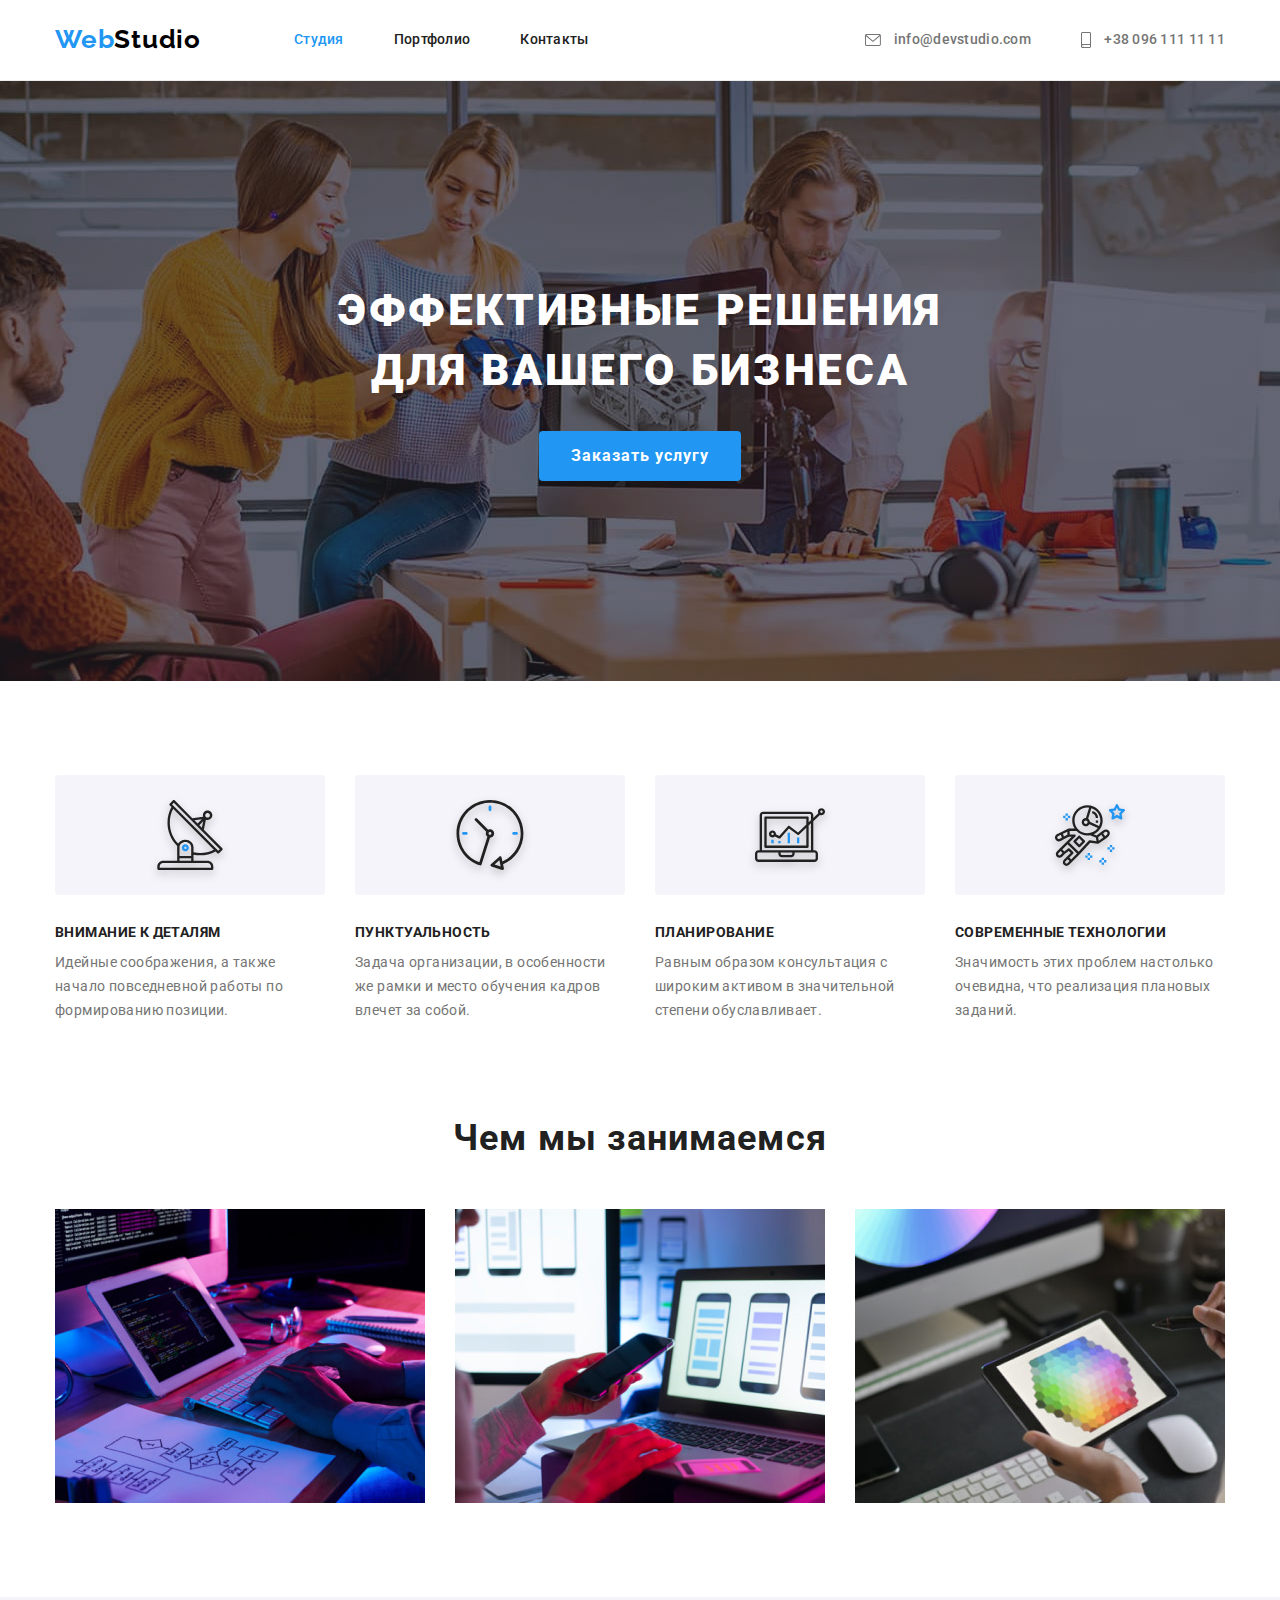
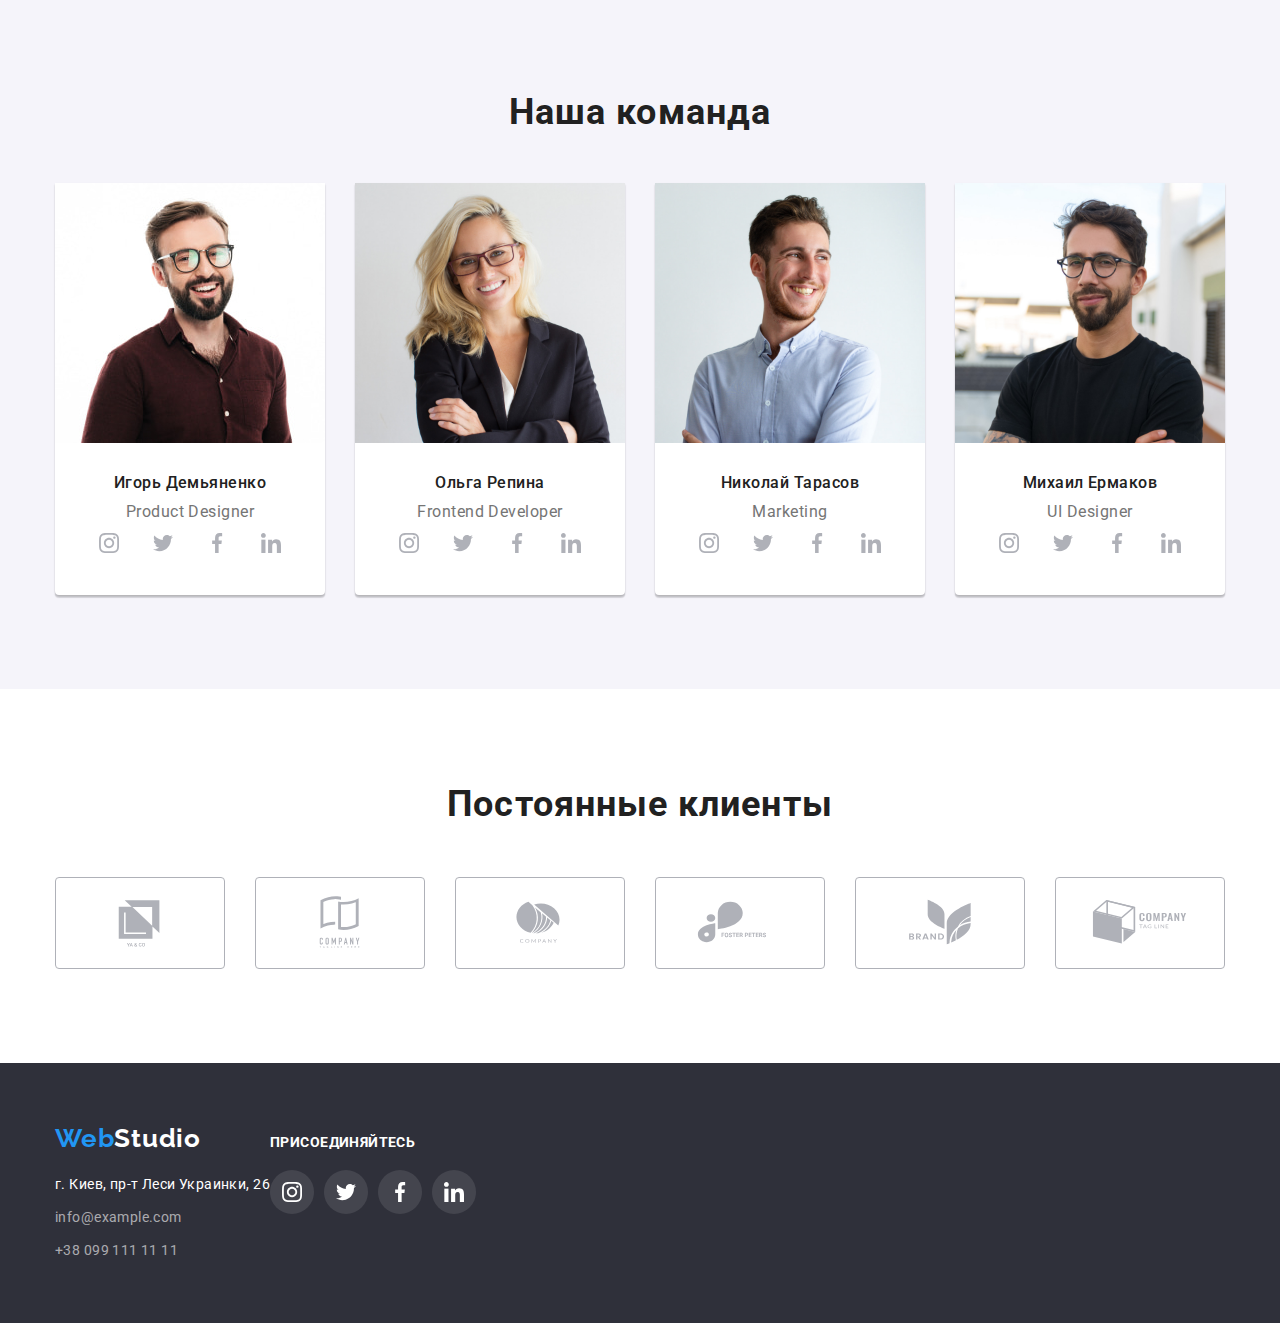
<file: index.html>
<!DOCTYPE html>
<html lang="ru">
<head>
  <meta charset="UTF-8" />
  <meta http-equiv="X-UA-Compatible" content="IE=edge" />
  <meta name="viewport" content="width=device-width, initial-scale=1.0" />
  <link rel="preconnect" href="https://fonts.googleapis.com">
  <link rel="preconnect" href="https://fonts.gstatic.com" crossorigin>
  <link href="https://fonts.googleapis.com/css2?family=Raleway:wght@700&family=Roboto:wght@400;500;700;900&display=swap" rel="stylesheet">
  <title>Document</title>
  <link rel="stylesheet" href="https://cdnjs.cloudflare.com/ajax/libs/modern-normalize/1.0.0/modern-normalize.min.css" />
  <link rel="stylesheet" href="./css/styles.css" />
</head>
<body>
  <!-- Header -->
  <header class="head">
    <div class="container head-navigation">
      <nav class="head-navigation">
        <a href="index.html" lang="en" class="head-navigation-logo link">Web<span class="head-navigation-logo-span">Studio</span></a>
        <ul class="head-navigation-list list">
          <li class="head-navigation-item"><a href="./index.html" class="head-navigation-list-link current link">Студия</a></li>
          <li class="head-navigation-item"><a href="./portfolio.html" class="head-navigation-list-link link">Портфолио</a></li>
          <li class="head-navigation-item"><a href=" " class="head-navigation-list-link link">Контакты</a></li>
        </ul>
      </nav>
      <!-- Header contacts -->
      <ul class="head-navigation-contacts list">
        <li class="head-navigation-contacts-item">
          <a href="mailto:info@devstudio.com" class="head-navigation-contacts-link link">
            <svg width="16px" height="12px" class="head-contacts-icon">
              <use href="./images/icons.svg#icon-11"></use>
            </svg>
            info@devstudio.com
          </a>
        </li>
        <li class="head-navigation-contacts-item">
          <a href="tel:+380961111111" class="head-navigation-contacts-link link">
            <svg width="10" height="16" class="head-contacts-icon">
              <use href="./images/icons.svg#icon-12 "></use>
            </svg>
            +38 096 111 11 11
          </a>
        </li>
      </ul>
    </div>
  </header> 
  <main>
    <!-- Герой -->
    <section class="hero">
      <div class="container">
        <h1 class="hero-main">Эффективные решения для вашего бизнеса</h1>
        <button type="button" class="hero-button" >Заказать услугу</button>
      </div>
    </section>
    <!-- Наши преимущества -->
    <section class="benefits">
      <div class="container">
        <h2 class="title-hide">Наши преимущества</h2>
        <ul class="benefits-list list">
          <li class="benefits-list-item">
            <div class="benefits-content">
              <svg width="70px" height="70px" class="benefits-icon">
                <use href="./images/icons.svg#icon-21"></use>
              </svg>
            </div>
            <h3 class="benefits-list-item-title">Внимание к деталям</h3>
            <p class="benefits-list-item-text">Идейные соображения, а также начало повседневной работы по формированию позиции.</p>
          </li>
          <li class="benefits-list-item">
            <div class="benefits-content">
              <svg width="70" height="70" class="benefits-icon">
                <use href="./images/icons.svg#icon-22"></use>
              </svg>
            </div>
            <h3 class="benefits-list-item-title">Пунктуальность</h3>
            <p class="benefits-list-item-text">Задача организации, в особенности же рамки и место обучения кадров влечет за собой.</p>
          </li>
          <li class="benefits-list-item">
            <div class="benefits-content">
              <svg width="70" height="70" class="benefits-icon">
                <use href="./images/icons.svg#icon-23"></use>
              </svg>
            </div>
            <h3 class="benefits-list-item-title">Планирование</h3>
            <p class="benefits-list-item-text">Равным образом консультация с широким активом в значительной степени обуславливает.</p>
          </li>
          <li class="benefits-list-item">
            <div class="benefits-content">
              <svg width="70" height="70" class="benefits-icon">
                <use href="./images/icons.svg#icon-24"></use>
              </svg>
            </div>
            <h3 class="benefits-list-item-title">Современные технологии</h3>
            <p class="benefits-list-item-text">Значимость этих проблем настолько очевидна, что реализация плановых заданий.</p>
          </li>
        </ul>
      </div>
    </section>
    <!-- Чем мы занимаемся -->
    <section class="wawd">
      <div class="container doing">
        <h2 class="doing-title">Чем мы занимаемся</h2>
        <ul class="doing-list list">
          <li class="doing-list-item">
            <img class="doing-list-item-image"
            src="./images/img_01.jpg"
            alt="Разработка програмного обеспечения"
            height="294"
            />
          </li>
          <li class="doing-list-item">
            <img class="doing-list-item-image"
            src="./images/img_02.jpg"
            alt="Тестирование мобильного приложения"
            height="294"
            />
          </li>
          <li class="doing-list-item">
            <img class="doing-list-item-image"
            src="./images/img_03.jpg"
            alt="Работа с палитрой цветов"
            height="294"
            />
          </li>
        </ul>
      </div>
    </section>
    <!-- Наша команда -->
    <section class="our-team">
      <div class="container">
        <h2 class="team-title">Наша команда</h2>
        <ul class="team-list list">
          <li class="team-list-item">
            <img
              src="./images/img_04.jpg"
              alt="фото-Игорь-Демьяненко"
              width="270"
            />
            <div class="team-content">
              <h3 class="team-list-item-teammate">Игорь Демьяненко</h3>
              <p class="team-list-item-position" lang="en">Product Designer</p>
              <ul class="masters-soc-list list">
                <li class="masters-soc-item">
                  <a href="" class="masters-soc-link link">
                    <svg width="20px" height="20px" class="master-soc-icon">
                      <use href="./images/icons.svg#icon-31"></use>
                    </svg>
                  </a>
                </li>
                <li class="masters-soc-item">
                  <a href="" class="masters-soc-link link">
                    <svg width="20px" height="20px" class="master-soc-icon">
                      <use href="./images/icons.svg#icon-32"></use>
                    </svg>
                  </a>
                </li>
                <li class="masters-soc-item">
                  <a href="" class="masters-soc-link link">
                    <svg width="20px" height="20px" class="master-soc-icon">
                      <use href="./images/icons.svg#icon-33"></use>
                    </svg>
                  </a>
                </li>
                <li class="masters-soc-item">
                  <a href="" class="masters-soc-link link">
                    <svg width="20px" height="20px" class="master-soc-icon">
                      <use href="./images/icons.svg#icon-34"></use>
                    </svg>
                  </a>
                </li>
              </ul>
            </div>
          </li>
          <li class="team-list-item">
            <img
              src="./images/img_05.jpg"
              alt="фото-Ольга-Репна"
              width="270"
            />
            <div class="team-content">
              <h3 class="team-list-item-teammate">Ольга Репина</h3>
              <p class="team-list-item-position" lang="en">Frontend Developer</p>
              <ul class="masters-soc-list list">
                <li class="masters-soc-item">
                  <a href="" class="masters-soc-link link">
                    <svg width="20px" height="20px" class="master-soc-icon">
                      <use href="./images/icons.svg#icon-31"></use>
                    </svg>
                  </a>
                </li>
                <li class="masters-soc-item">
                  <a href="" class="masters-soc-link link">
                    <svg width="20px" height="20px" class="master-soc-icon">
                      <use href="./images/icons.svg#icon-32"></use>
                    </svg>
                  </a>
                </li>
                <li class="masters-soc-item">
                  <a href="" class="masters-soc-link link">
                    <svg width="20px" height="20px" class="master-soc-icon">
                      <use href="./images/icons.svg#icon-33"></use>
                    </svg>
                  </a>
                </li>
                <li class="masters-soc-item">
                  <a href="" class="masters-soc-link link">
                    <svg width="20px" height="20px" class="master-soc-icon">
                      <use href="./images/icons.svg#icon-34"></use>
                    </svg>
                  </a>
                </li>
              </ul>
            </div>
          </li>
          <li class="team-list-item">
            <img
              src="./images/img_06.jpg"
              alt="фото-Николай-Тарасов"
              width="270"
            />
            <div class="team-content">
              <h3 class="team-list-item-teammate">Николай Тарасов</h3>
              <p class="team-list-item-position" lang="en">Marketing</p>
              <ul class="masters-soc-list list">
                <li class="masters-soc-item">
                  <a href="" class="masters-soc-link link">
                    <svg width="20px" height="20px" class="master-soc-icon">
                      <use href="./images/icons.svg#icon-31"></use>
                    </svg>
                  </a>
                </li>
                <li class="masters-soc-item">
                  <a href="" class="masters-soc-link link">
                    <svg width="20px" height="20px" class="master-soc-icon">
                      <use href="./images/icons.svg#icon-32"></use>
                    </svg>
                  </a>
                </li>
                <li class="masters-soc-item">
                  <a href="" class="masters-soc-link link">
                    <svg width="20px" height="20px" class="master-soc-icon">
                      <use href="./images/icons.svg#icon-33"></use>
                    </svg>
                  </a>
                </li>
                <li class="masters-soc-item">
                  <a href="" class="masters-soc-link link">
                    <svg width="20px" height="20px" class="master-soc-icon">
                      <use href="./images/icons.svg#icon-34"></use>
                    </svg>
                  </a>
                </li>
              </ul>
            </div>
          </li>
          <li class="team-list-item">
            <img
              src="./images/img_07.jpg"
              alt="фото-Михаил-Ермаков"
              width="270"
            />
            <div class="team-content">
              <h3 class="team-list-item-teammate">Михаил Ермаков</h3>
              <p class="team-list-item-position" lang="en">UI Designer</p>
              <ul class="masters-soc-list list">
                <li class="masters-soc-item">
                  <a href="" class="masters-soc-link link">
                    <svg width="20px" height="20px" class="master-soc-icon">
                      <use href="./images/icons.svg#icon-31"></use>
                    </svg>
                  </a>
                </li>
                <li class="masters-soc-item">
                  <a href="" class="masters-soc-link link">
                    <svg width="20px" height="20px" class="master-soc-icon">
                      <use href="./images/icons.svg#icon-32"></use>
                    </svg>
                  </a>
                </li>
                <li class="masters-soc-item">
                  <a href="" class="masters-soc-link link">
                    <svg width="20px" height="20px" class="master-soc-icon">
                      <use href="./images/icons.svg#icon-33"></use>
                    </svg>
                  </a>
                </li>
                <li class="masters-soc-item">
                  <a href="" class="masters-soc-link link">
                    <svg width="20px" height="20px" class="master-soc-icon">
                      <use href="./images/icons.svg#icon-34"></use>
                    </svg>
                  </a>
                </li>
              </ul>
            </div>
          </li>
        </ul>
      </div>
    </section>
    <!-- Постоянные клиенты -->
    <section class="clients">
      <div class="container">
        <h2 class="clients-title">Постоянные клиенты</h2>
        <ul class="clients-list list">
          <li class="clients-item">
            <a href="" class="clients-link">
              <svg width="106px" height="60px" class="clients-icon">
                <use href="./images/icons.svg#icon-41"></use>
              </svg>
            </a>
          </li>
          <li class="clients-item">
            <a class="clients-link" href="">
              <svg width="106px" height="60px" class="clients-icon">
                <use href="./images/icons.svg#icon-42"></use>
              </svg>
            </a>
          </li>
          <li class="clients-item">
            <a class="clients-link" href="">
              <svg width="106px" height="60px" class="clients-icon">
                <use href="./images/icons.svg#icon-43"></use>
              </svg>
            </a>
          </li>
          <li class="clients-item">
            <a class="clients-link" href="">
              <svg width="106px" height="60px" class="clients-icon">
                  <use href="./images/icons.svg#icon-44"></use>
              </svg>
            </a>
          </li>
          <li class="clients-item">
            <a class="clients-link" href="">
              <svg width="106px" height="60px" class="clients-icon">
                <use href="./images/icons.svg#icon-45"></use>
              </svg>
            </a>
          </li>
          <li class="clients-item">
            <a class="clients-link" href="">
              <svg width="106px" height="60px" class="clients-icon">
                <use href="./images/icons.svg#icon-46"></use>
              </svg>
            </a>
          </li>
        </ul>
      </div>
    </section>
  </main>
  <!-- Подвал -->
  <footer class="basement">
    <div class="container basement-container">
      <div class="">
        <a href="index.html" class="basement-link link"><span lang="en">Web<span class="basement-link-span">Studio</span></span></a>
        <address class="basement-adress">
          <p class="basement-adress-post">г. Киев, пр-т Леси Украинки, 26</p>
          <ul class="basement-adress-mt list">
            <li class="basement-adress-item">
              <a href="mailto:info@example.com" class="basement-adress-mt-link link">info@example.com</a>
            </li>
            <li class="basement-adress-item">
              <a href="tel:+380991111111" class="basement-adress-mt-link link">+38 099 111 11 11</a>
            </li>
          </ul>
        </address>
      </div>
      <div class="footer-column">
        <p class="socials-text">Присоединяйтесь</p>
        <ul class="socials-list list">
          <li class="socials-item">
            <a class="socials-link" href="">
              <svg width="20px" height="20px" class="socials-icon">
                <use href="./images/icons.svg#icon-31"></use>
              </svg>
            </a>
          </li>
          <li class="socials-item">
            <a class="socials-link" href="">
              <svg width="20px" height="20px" class="socials-icon">
                <use href="./images/icons.svg#icon-32"></use>
              </svg>
            </a>
          </li>
          <li class="socials-item">
            <a class="socials-link" href="">
              <svg width="20px" height="20px" class="socials-icon">
                <use href="./images/icons.svg#icon-33"></use>
              </svg>
            </a>
          </li>
          <li class="socials-item">
            <a class="socials-link" href="">
              <svg width="20px" height="20px" class="socials-icon">
                <use href="./images/icons.svg#icon-34"></use>
              </svg>
            </a>
          </li>
        </ul>
      </div>
    </div>
  </footer>
</body>
</html>
</file>
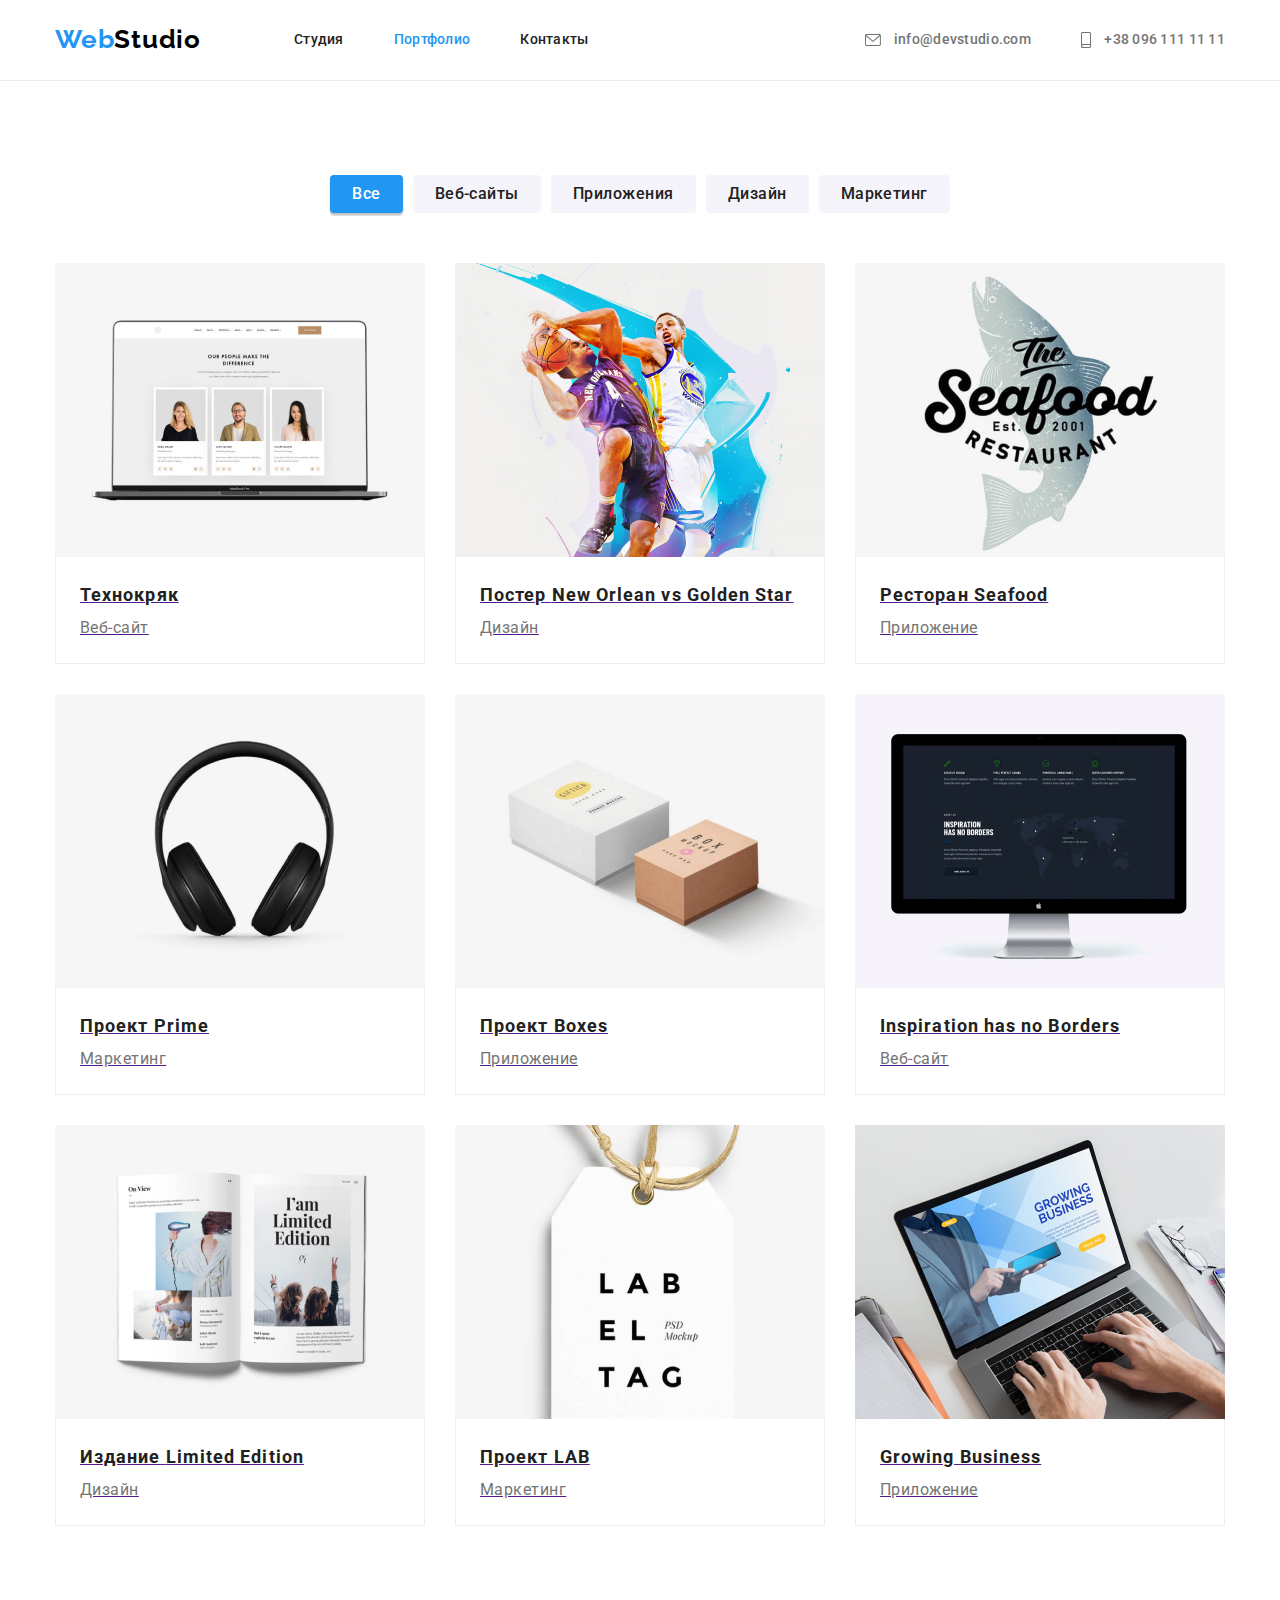
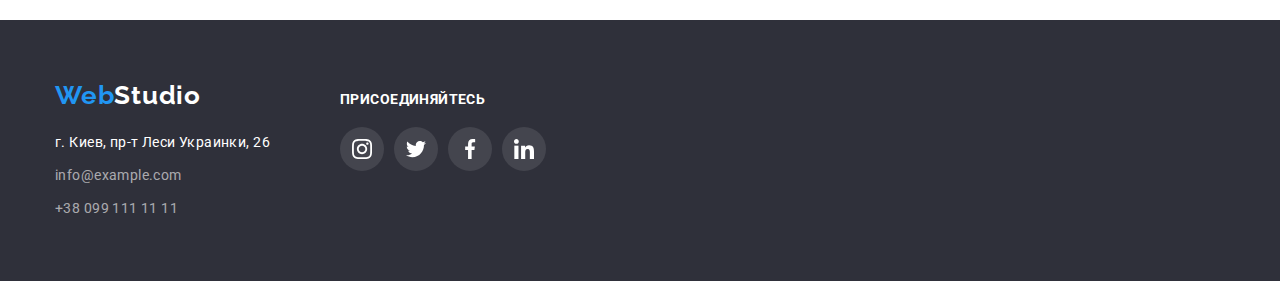
<file: portfolio.html>
<!DOCTYPE html>
<html lang="ru">
<head>
  <meta charset="UTF-8" />
  <meta http-equiv="X-UA-Compatible" content="IE=edge" />
  <meta name="viewport" content="width=device-width, initial-scale=1.0" />
  <link rel="preconnect" href="https://fonts.googleapis.com">
  <link rel="preconnect" href="https://fonts.gstatic.com" crossorigin>
  <link href="https://fonts.googleapis.com/css2?family=Raleway:wght@700&family=Roboto:wght@400;500;700;900&display=swap" rel="stylesheet">
  <title>Document</title>
  <link rel="stylesheet" href="https://cdnjs.cloudflare.com/ajax/libs/modern-normalize/1.0.0/modern-normalize.min.css" />
  <link rel="stylesheet" href="./css/styles.css" />
</head>
<body>
  <!-- Header -->
  <header class="head">
    <div class="head-navigation container">
      <nav class="head-navigation">
        <a href="index.html" lang="en" class="head-navigation-logo link">Web<span class="head-navigation-logo-span">Studio</span></a>
        <ul class="head-navigation-list list">
          <li class="head-navigation-item"><a href="./index.html" class="head-navigation-list-link link">Студия</a></li>
          <li class="head-navigation-item"><a href="./portfolio.html" class="head-navigation-list-link current link">Портфолио</a></li>
          <li class="head-navigation-item"><a href="" class="head-navigation-list-link link">Контакты</a></li>
        </ul>
      </nav>
      <ul class="head-navigation-contacts list">
        <li class="head-navigation-contacts-item">
          <a href="mailto:info@devstudio.com" class="head-navigation-contacts-link link">
            <svg width="16px" height="12px" class="head-contacts-icon">
              <use href="./images/icons.svg#icon-11"></use>
            </svg>
            info@devstudio.com
          </a>
        </li>
        <li class="head-navigation-contacts-item">
          <a href="tel:+380961111111" class="head-navigation-contacts-link link">
            <svg width="10" height="16" class="head-contacts-icon">
              <use href="./images/icons.svg#icon-12 "></use>
            </svg>
            +38 096 111 11 11
          </a>
        </li>
      </ul>
    </div>
  </header>
  <main class="base">
    <!-- Кнопки -->
    <section class="filter">
      <div class="container">
        <h2 class="title-hide">Фильтр</h2>
        <ul class="btns list">
          <li class="btns-item">
            <button type="button" class="btns-item-klick first">Все</button>
          </li>
          <li class="btns-item">
            <button type="button" class="btns-item-klick">Веб-сайты</button>
          </li>
          <li class="btns-item">
            <button type="button" class="btns-item-klick">Приложения</button>
          </li>
          <li class="btns-item">
            <button type="button" class="btns-item-klick">Дизайн</button>
          </li>
          <li class="btns-item">
            <button type="button" class="btns-item-klick">Маркетинг</button>
          </li>
        </ul> 
        <!-- Работы в портфолио -->
        <ul class="portfolio-list list">
          <li class="portfolio-list-item">
            <a class="portfolio-list-item-link" href="">
              <img class="portfolio-list-item-images"
              src="./images/img_08.jpg"
              alt="фото-Технокряк"
              width="370"
              />
              <div class="portfolio-list-item-content">
                <h3 class="portfolio-list-item-title">Технокряк</h3>
                <p class="portfolio-list-item-description">Веб-сайт</p>
              </div>
            </a>
          </li>
          <li class="portfolio-list-item">
            <a class="portfolio-list-item-link" href="">
              <img class="portfolio-list-item-images"
              src="./images/img_09.jpg"
              alt="фото-Постер-New-Orlean-vs-Golden-Star"
              width="370"
              />
              <div class="portfolio-list-item-content">
                <h3 class="portfolio-list-item-title">Постер <span lang="en">New Orlean vs Golden Star</span></h3>
                <p class="portfolio-list-item-description">Дизайн</p>
              </div>
            </a>
          </li>
          <li class="portfolio-list-item">
            <a class="portfolio-list-item-link" href="">
              <img class="portfolio-list-item-images"
              src="./images/img_10.jpg"
              alt="фото-Ресторан-Seafood"
              width="370"
              />
              <div class="portfolio-list-item-content">
                <h3 class="portfolio-list-item-title">Ресторан <span lang="en">Seafood</span></h3>
                <p class="portfolio-list-item-description">Приложение</p>
              </div>
            </a>
          </li>
          <li class="portfolio-list-item">
            <a class="portfolio-list-item-link" href="">
              <img class="portfolio-list-item-images"
              src="./images/img_11.jpg"
              alt="фото-Проект-Prime"
              width="370"
              />
              <div class="portfolio-list-item-content">
                <h3 class="portfolio-list-item-title">Проект <span lang="en">Prime</span></h3>
                <p class="portfolio-list-item-description">Маркетинг</p>
              </div>
            </a>
          </li>
          <li class="portfolio-list-item">
            <a class="portfolio-list-item-link" href="">
              <img class="portfolio-list-item-images"
              src="./images/img_12.jpg"
              alt="фото-Проект-Boxes"
              width="370"
              />
              <div class="portfolio-list-item-content">
                <h3 class="portfolio-list-item-title">Проект <span lang="en">Boxes</span></h3>
                <p class="portfolio-list-item-description">Приложение</p>
              </div>
            </a>
          </li>
          <li class="portfolio-list-item">
            <a class="portfolio-list-item-link" href="">
              <img class="portfolio-list-item-images"
              src="./images/img_13.jpg"
              alt="фото-Inspiration-has-no-Borders"
              width="370"
              />
              <div class="portfolio-list-item-content">
                <h3 lang="en" class="portfolio-list-item-title">Inspiration has no Borders</h3>
                <p class="portfolio-list-item-description">Веб-сайт</p>
              </div>
            </a>
          </li>
          <li class="portfolio-list-item">
            <a class="portfolio-list-item-link" href="">
              <img class="portfolio-list-item-images"
              src="./images/img_14.jpg"
              alt="фото-Издание-Limited-Edition"
              width="370"
              />
              <div class="portfolio-list-item-content">
                <h3 class="portfolio-list-item-title">Издание <span lang="en">Limited Edition</span></h3>
                <p class="portfolio-list-item-description">Дизайн</p>
              </div>
            </a>
          </li>
          <li class="portfolio-list-item">
            <a class="portfolio-list-item-link" href="">
              <img class="portfolio-list-item-images"
              src="./images/img_15.jpg"
              alt="фото-Проект-LAB"
              width="370"
              />
              <div class="portfolio-list-item-content">
                <h3 class="portfolio-list-item-title">Проект <span lang="en">LAB</span></h3>
                <p class="portfolio-list-item-description">Маркетинг</p>
              </div>
            </a>
          </li>
          <li class="portfolio-list-item">
            <a class="portfolio-list-item-link" href="">
              <img class="portfolio-list-item-images"
              src="./images/img_16.jpg"
              alt="фото-Growing-Business"
              width="370"
              />
              <div class="portfolio-list-item-content">
                <h3 lang="en" class="portfolio-list-item-title">Growing Business</h3>
                <p class="portfolio-list-item-description">Приложение</p>
              </div>
            </a>
          </li>
        </ul>
      </div>
    </section>
  </main>
  <!-- Подвал -->
  <footer class="basement">
    <div class="container basement-container">
      <div class="footer-column">
        <a href="index.html" class="basement-link link"><span lang="en">Web<span class="basement-link-span">Studio</span></span></a>
        <address class="basement-adress">
          <p class="basement-adress-post">г. Киев, пр-т Леси Украинки, 26</p>
          <ul class="basement-adress-mt list">
            <li class="basement-adress-item">
              <a href="mailto:info@example.com" class="basement-adress-mt-link link">info@example.com</a>
            </li>
            <li class="basement-adress-item">
              <a href="tel:+380991111111" class="basement-adress-mt-link link">+38 099 111 11 11</a>
            </li>
          </ul>
        </address>
      </div>
      <div class="footer-column">
        <p class="socials-text">Присоединяйтесь</p>
        <ul class="socials-list list">
          <li class="socials-item">
            <a class="socials-link" href="">
              <svg width="20px" height="20px" class="socials-icon">
                <use href="./images/icons.svg#icon-31"></use>
              </svg>
            </a>
          </li>
          <li class="socials-item">
            <a class="socials-link" href="">
              <svg width="20px" height="20px" class="socials-icon">
                <use href="./images/icons.svg#icon-32"></use>
              </svg>
            </a>
          </li>
          <li class="socials-item">
            <a class="socials-link" href="">
              <svg width="20px" height="20px" class="socials-icon">
                <use href="./images/icons.svg#icon-33"></use>
              </svg>
            </a>
          </li>
          <li class="socials-item">
            <a class="socials-link" href="">
              <svg width="20px" height="20px" class="socials-icon">
                <use href="./images/icons.svg#icon-34"></use>
              </svg>
            </a>
          </li>
        </ul>
      </div>
    </div>
  </footer>
</body>
</html>
</file>
<file: css/styles.css>
/*! modern-normalize v1.0.0 | MIT License | https://github.com/sindresorhus/modern-normalize */

/* *,::after,::before {
  box-sizing:border-box
}

:root {
  -moz-tab-size:4;tab-size:4
}

html {
  line-height:1.15;-webkit-text-size-adjust:100%
}

body {
  margin:0
}

body {
  font-family:system-ui,-apple-system,'Segoe UI',Roboto,Helvetica,Arial,sans-serif,'Apple Color Emoji','Segoe UI Emoji'
}

hr {
  height:0;color:inherit
}

abbr [title] {
  text-decoration:underline dotted
}

b,strong {font-weight:bolder
}

code,kbd,pre,samp {
  font-family:ui-monospace,SFMono-Regular,Consolas,'Liberation Mono',Menlo,monospace;font-size:1em
}

small {
  font-size:80%
}

sub,sup {
  font-size:75%;line-height:0;position:relative;vertical-align:baseline
}

sub {
  bottom:-.25em
}

sup {
  top:-.5em
}

table {
  text-indent:0;border-color:inherit
}

button,input,optgroup,select,textarea {
  font-family:inherit;font-size:100%;line-height:1.15;margin:0
}

button,select {
  text-transform:none
}

[type=button],[type=reset],[type=submit],

button {
  -webkit-appearance:button
}

::-moz-focus-inner {
  border-style:none;padding:0
}

:-moz-focusring {
  outline:1px dotted ButtonText
}

:-moz-ui-invalid {
  box-shadow:none
}

legend {
  padding:0
}

  progress {
    vertical-align:baseline
}

::-webkit-inner-spin-button,::-webkit-outer-spin-button {
  height:auto
}

[type=search] {
  -webkit-appearance:textfield;outline-offset:-2px
}

::-webkit-search-decoration {
  -webkit-appearance:none
}

::-webkit-file-upload-button {
  -webkit-appearance:button;font:inherit
}

summary {
  display:list-item
} */

:root {
  --color-head: #212121;
  --color-accent: #2196F3;
  --color-hover: #188CE8;
  --color-black: #000000;
  --color-gray: #757575;
  --color-white: #FFFFFF;
  --color-team: #F5F4FA;
  --color-basement: #2F303A;
  --color-alpha: rgba(255, 255, 255, 0.6);
  --color-icon: #AFB1B8;
  --shadows: 0px 3px 1px rgba(0, 0, 0, 0.1), 0px 1px 2px rgba(0, 0, 0, 0.08), 0px 2px 2px rgba(0, 0, 0, 0.12);
}

body {
  font-family: 'Roboto', sans-serif;
  color: var(--color-white);
  background-color: var(--color-white);
}

/* Доп. класс для снятия подчеркиваний со ссылок */
.link {
  text-decoration: none
}

/* Доп. класс для удаления точек */
.list {
  padding: 0;
  margin: 0;
  list-style: none;
}

p, h1, h2, h3, h4, h5, h6 {
  margin: 0;
}

.container {
  width: 1200px;
  padding: 0 15px;
  margin: 0 auto;
}

img {
  display: block;
  max-width: 100%;
  height: auto;
}

/* ----------HEADER---------- */

.head {
  border-bottom: 1px solid #ececec;
  align-items: center;
}

.head-navigation {
  display: flex;
  align-items: center;
}

.head-navigation-logo {
  display: block;
  font-family: 'Raleway', sans-serif;
  font-weight: 700;
  font-size: 26px;
  line-height: 1.19;
  letter-spacing: 0.03em;
  color: var(--color-accent);
  padding: 24px 0 25px 0;
  margin-right: 93px;
}

.head-navigation-logo-span {
  color: var(--color-black);
}

.head-navigation-list {
  display: block;
  display: flex;
}

.head-navigation-item:not(:last-child) {
  margin-right: 50px;
}

.head-navigation-list-link {
  padding-top: 32px;
  padding-bottom: 32px;
  display: block;
  font-weight: 500;
  font-size: 14px;
  line-height: 1.14;
  letter-spacing: 0.02em;
  color: var(--color-head);
}

/* Подсветка текущей страницы */
.current {
  color: var(--color-accent);
}

.head-navigation-list-link:hover,
.head-navigation-list-link:focus {
  color: var(--color-accent);
}

.head-navigation-contacts {
  display: flex;
  margin-left: auto;
  align-items: center;
}

.head-navigation-contacts-item:not(:last-child) {
  margin-right: 50px;
}

.head-navigation-contacts-link {
  display: block;
  padding-top: 32px;
  padding-bottom: 32px;
  font-weight: 500;
  font-size: 14px;
  line-height: 1.14;  
  letter-spacing: 0.02em;
  color: var(--color-gray);
}

.head-navigation-contacts-link:focus,
.head-navigation-contacts-link:hover {
  color: var(--color-accent);
}

.head-contacts-icon {
  margin-right: 10px;
  vertical-align: middle;
  fill: currentColor;
}

/* ----------ГЕРОЙ---------- */

.hero {
  max-width: 1600px;
  height: 600px;
  margin-left: auto;
  margin-right: auto;
  background-image: linear-gradient(
    to right,
    rgba(47, 48, 58, 0.4),
    rgba(47, 48, 58, 0.4)
  ),
  url(../images/img_00.jpg);
  background-position: center;
  background-repeat: no-repeat;
  padding: 200px 0;
  text-align: center;
  background-color: var(--color-basement);
}

.hero-main {
  width: 670px;
  margin: 0 auto 30px auto;
  font-family: 'Roboto';
  font-weight: 900;
  font-size: 44px;
  line-height: 1.36;
  text-align: center;
  letter-spacing: 0.06em;
  text-transform: uppercase;
  color: var(--color-white);
}

.hero-button {
  display: inline-block;
  padding: 10px 32px;
  border-radius: 4px;
  min-width: 200px;
  text-align: center;
  font-family: Inherit;
  font-weight: 700;
  font-size: 16px;
  line-height: 1.88;
  letter-spacing: 0.06em;
  border: none;
  background-color: var(--color-accent);
  color: var(--color-white);
  cursor: pointer;
}

.hero-button:hover,
.hero-button:focus {
background-color: var(--color-hover);
}

/* ----------НАШИ ПРИИМЦЩЕСТВА---------- */

/* Скрытый заголовок */
.title-hide {
  position: absolute;
  white-space: nowrap;
  width: 1px;
  height: 1px;
  overflow: hidden;
  border: 0;
  padding: 0;
  clip: rect(0 0 0 0);
  clip-path: inset(50%);
  margin: -1px;
}

.benefits {
  background-color: var(--color-white);
  padding-top: 94px;
  padding-bottom: 94px;
}

.benefits-list {
  display: flex;
  justify-content: space-between;
}

.benefits-list-item {
  flex-basis: calc((100% - 3 * 30px) / 4);
}

.benefits-content {
  display: flex;
  width: 270px;
  height: 120px;
  justify-content: center;
  align-items: center;
  background-color: var(--color-team);
  border-radius: 4px;
  margin-bottom: 30px;
}

.benefits-list-item + .benefits-list-item {
  margin-left: 30px;
}

.benefits-list-item-title {
  margin-bottom: 10px;
  font-size: 14px;
  line-height: 1.14;
  letter-spacing: 0.03em;
  text-transform: uppercase;
  color: var(--color-head);
}

.benefits-list-item-text {
  font-size: 14px;
  line-height: 1.71;
  letter-spacing: 0.03em;
  color: var(--color-gray);
}

.benefits-icon {
  border-radius: 4px;
  filter: drop-shadow(0px 4px 4px rgba(0, 0, 0, 0.25));
}

/* ----------ЧЕМ МЫ ЗАНИМАЕМСЯ---------- */

.wawd {
  padding-bottom: 94px;
}

.doing-title {
  margin-bottom: 50px;
  font-size: 36px;
  line-height: 1.17;
  text-align: center;
  letter-spacing: 0.03em;
  color: var(--color-head);
}

.doing-list {
  display: flex;
}

.doing-list-item:not(:last-child) {
  margin-right: 30px;
}

/* 2й вариант */
/* .doing-list-item + .doing-list-item {
  margin-left: 30px;
} */

/* ----------НАША КОМАНДА---------- */

.our-team {
  background-color: var(--color-team);
  padding-top: 94px;
  padding-bottom: 94px; 
  }

.team-title {
  margin-bottom: 50px;
  font-size: 36px;
  line-height: 1.17;
  text-align: center;
  letter-spacing: 0.03em;
  color: var(--color-head);
}

.team-list {
  display: flex;
}

.team-list-item {
  min-width: 270px;
  box-shadow: var(--shadows);
  border-radius: 0px 0px 4px 4px;
  background-color: var(--color-white);
}

.team-list-item + .team-list-item {
  margin-left: 30px;
}

.team-content {
  padding-bottom: 30px;
  padding-top: 30px;
}

.team-list-item-teammate {
  margin-bottom: 10px;
  font-weight: 500;
  font-size: 16px;
  line-height: 1.19;
  text-align: center;
  letter-spacing: 0.03em;
  color: var(--color-head);
}

.team-list-item-position {
  font-size: 16px;
  line-height: 1.19;
  text-align: center;
  letter-spacing: 0.03em;
  color: var(--color-gray);
}

.masters-soc-list {
  display: flex;
  justify-content: center;
}

.masters-soc-item {
  width: 44px;
  height: 44px;
  margin-left: 10px;
}

.masters-soc-link {
  display: flex;
  align-items: center;
  justify-content: center;
  width: 100%;
  height: 100%;
  border-radius: 50%;
}

.masters-soc-item:first-child {
  margin-left: 0;
}

.master-soc-icon {
  fill: rgba(175, 177, 184, 1);
} 

.masters-soc-link:hover,
.masters-soc-link:focus {
  background-color: var(--color-accent);
}

.masters-soc-link:hover .master-soc-icon,
.masters-soc-link:focus .master-soc-icon {
  fill: var(--color-white);
}

/* ----------Портфолио---------- */

.filter {
  padding: 94px 0;
}

.btns {
  display: flex;
  justify-content: center;
  margin-bottom: 50px;
}

.btns-item + .btns-item {
  margin-left: 10px;
}

.btns-item-klick {
  font-family: Inherit;
  font-weight: 500;
  font-size: 16px;  
  line-height: 1.6;
  letter-spacing: 0.03em;
  color: var(--color-head);
  background-color: var(--color-team);
  cursor: pointer;
  text-align: center;
  border: 0;
  border-radius: 4px;
  padding: 6px 22px;
}

/* Подсветка первой кнопки */
.first {
  box-shadow: var(--shadows);
  color: var(--color-white);
  background-color: var(--color-accent);
}

.btns-item-klick:hover,
.btns-item-klick:focus {
  box-shadow: var(--shadows);
  background-color: var(--color-accent);
  color: var(--color-white);
}

.portfolio-list {
  display: flex;
  flex-wrap: wrap;
  margin-top: -30px;
  margin-left: -30px;
}

.portfolio-list-item {
  flex-basis: calc(100% / 3 - 30px);
  margin-top: 30px;
  margin-left: 30px; 
}

.portfolio-list-item-title {
  font-size: 18px;
  line-height: 2;
  letter-spacing: 0.06em;
  color: var(--color-head);
}

.portfolio-list-item-description {
  font-size: 16px;
  line-height: 1.88;
  letter-spacing: 0.03em;
  color: var(--color-gray);
}

.portfolio-list-item-content {
  padding: 20px 24px;
  border-bottom: 1px solid #EEEEEE;
  border-left: 1px solid #EEEEEE;
  border-right: 1px solid #EEEEEE;
}

/* ---------ПОСТОЯННЫЕ КЛИЕНТЫ---------- */

.clients {
  padding-top: 94px;
  padding-bottom: 94px;
  text-align: center;
}

.clients-title {
  margin-bottom: 50px;
  font-family: "Roboto";
  font-style: normal;
  color: var(--color-head);
  font-weight: 700;
  font-size: 36px;
  line-height: 1.2;
  letter-spacing: 0.03em;
}

.clients-list {
  display: flex;
}

.clients-item + .clients-item {
  margin-left: 30px;
}

.clients-link {
  width: 170px;
  height: 92px;
  display: flex;
  justify-content: center;
  align-items: center;
  border: 1px solid var(--color-icon) ;
  border-radius: 4px;
  color: var(--color-icon);
  outline: transparent;
}

.clients-icon {
  display: flex;
  fill: rgba(175, 177, 184, 1)
}

.clients-link:hover,
.clients-link:focus {
color: var(--color-accent);
border-color: var(--color-accent);
}

.clients-link:hover .clients-icon,
.clients-link:focus .clients-icon {
  fill: var(--color-accent);
}

/* ----------ПОДВАЛ---------- */

.basement {
  padding-top: 60px;
  padding-bottom: 60px;
  background-color: var(--color-basement);
}

.basement-container {
  display: flex;
  align-items: baseline;
}

.basement-link {
  display: inline-block;
  margin-bottom: 20px;
  font-family: 'Raleway';
  font-weight: 700;
  font-size: 26px;
  line-height: 1.19;
  letter-spacing: 0.03em;
  color: var(--color-accent);
}

.basement-link-span {
  display: inline-block;
  color: var(--color-white);
}

.basement-adress-post {
  margin-bottom: 9px;
  display: block;
  font-style: normal;
  font-size: 14px;
  line-height: 1.71;
  letter-spacing: 0.03em;
  color: var(--color-white);
}

.basement-adress-mt-link {
  font-style: normal;
  font-size: 14px;
  line-height: 1.71;
  letter-spacing: 0.03em;
  color: var(--color-alpha);
}

.basement-adress-item:not(:last-child) {
  margin-bottom: 9px;
}

.basement-adress-mt-link:hover,
.basement-adress-mt-link:focus {
  color: var(--color-accent);
}

.footer-column + .footer-column {
  margin-left: 70px;
}

.socials-text {
  color: var(--color-white);
  font-weight: 700;
  font-size: 14px;
  line-height: 1.15;
  letter-spacing: 0.03em;
  text-transform: uppercase;
  margin-bottom: 20px;
}

.socials-list {
  display: flex;
}

.socials-item {

}

.socials-item + .socials-item {
  margin-left: 10px;
}

.socials-link {
  width: 44px;
  height: 44px;
  display: flex;
  justify-content: center;
  align-items: center;
  border-radius: 50%;
  color: var(--color-white);
  background-color: rgba(255, 255, 255, 0.1);
}

.socials-link:hover,
.socials-link:focus {
  background-color: var(--color-accent);
}

.socials-link:hover .socials-icon,
.socials-link:focus .socials-icon {
  fill: var(--color-white);
}

.socials-icon {
  width: 20px;
  height: 20px;
  fill: var(--color-white);
}
</file>
